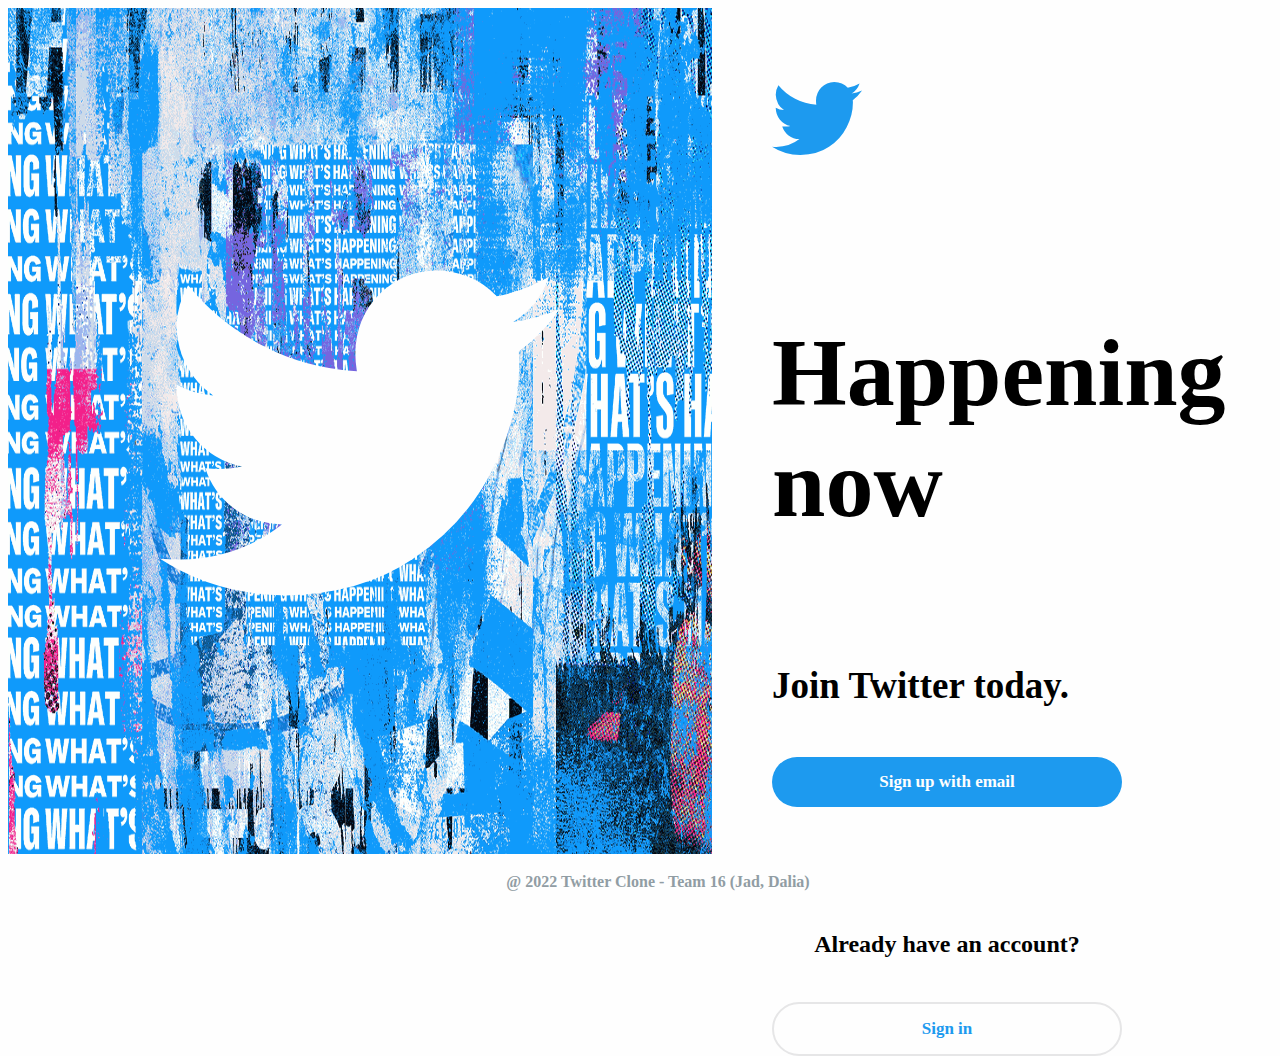
<file: frontend/index.html>
<!DOCTYPE html>
<html lang="en">

<head>
    <meta charset="UTF-8">
    <meta http-equiv="X-UA-Compatible" content="IE=edge">
    <meta name="viewport" content="width=device-width, initial-scale=1.0">
    <!-- font awesome -->
    <link rel="stylesheet" href="https://cdnjs.cloudflare.com/ajax/libs/font-awesome/6.2.0/css/all.min.css" />
    <link rel="shortcut icon" href="./assets/blue-logo.png" type="image/png" />
    <link rel="stylesheet" href="./styles/global.css">
    <link rel="stylesheet" href="./styles/index.css">
    <script src="./scripts/global.js" defer></script>
    <script src="./scripts/index.js" defer></script>
    <title>Twitter. It's what's happening / Twitter</title>
</head>

<body>
    <section>
        <div class="left-banner">
            <i class="fa-brands fa-twitter"></i>
            <img src="./assets/landing.png" alt="landing banner" class="landing-banner">
        </div>
        <div class="auth-side">
            <i class="fa-brands fa-twitter"></i>
            <div class="content">
                <div class="top">
                    <h1>Happening now</h1>
                    <h2>Join Twitter today.</h2>
                    <button class="sign-up-btn">Sign up with email</button>
                </div>
                <div class="bottom">
                    <h3>Already have an account?</h3>
                    <button class="sign-in-btn">Sign in</button>
                </div>
            </div>
        </div>
        <div class="sign-in-modal">
            <header>
                <i class="fa-solid fa-xmark" id="close_sign_in_modal"></i>
                <i class="fa-brands fa-twitter"></i>
            </header>
            <div class="sign-in-form">
                <h2>Sign in to Twitter</h2>
                <p id="signInResult"></p>
                <form class="form-inputs" id="signInForm">
                    <input type="text" name="email" id="signInEmail" placeholder="Enter your email or username"
                        required>
                    <input type="password" name="password" id="signInPassword" placeholder="Enter your password"
                        required>
                    <button class="form-sign-in-btn">Sign in</button>
                </form>
                <button class="form-forget">Forget password</button>
                <p class="form-footer">Don't have an account? <span class="sign-up-switch">Sign up</span></p>
            </div>
        </div>
        <div class="sign-up-modal">
            <header>
                <i class="fa-solid fa-xmark" id="close_sign_up_modal"></i>
                <i class="fa-brands fa-twitter"></i>
            </header>
            <div class="sign-up-form">
                <h2>Sign up to Twitter</h2>
                <p id="signUpResult" class="">
                </p>
                <form class="form-inputs" id="signUpForm">
                    <input type="text" name="fullname" id="fullName" placeholder="Enter your full name" required>
                    <input type="text" name="username" id="signUpUsername" placeholder="Choose a username" required>
                    <input type="email" name="email" id="signUpEmail" placeholder="Enter your email address" required>
                    <input type="password" name="password" id="signUpPassword" placeholder="New password" required>
                    <input type="password" name="repeatedPassword" id="signUpConfirmPassword"
                        placeholder="Confirm password" required>
                    <button class="form-sign-up-btn">Sign up</button>
                </form>
                <button class="form-forget">Forget password</button>
                <p class="form-footer">Already have an account? <span class="sign-in-switch">Sign in</span> </p>
            </div>
        </div>
    </section>
    <footer>
        @ 2022 Twitter Clone - Team 16 (Jad, Dalia)
    </footer>
</body>

</html>
</file>
<file: frontend/styles/global.css>
@import url('https://fonts.googleapis.com/css2?family=Inter:wght@300;400;500;600;700;800&display=swap');

:root {
    --cyan: #1d9aef;
    --white: #fefefe;
    --black: #000000;
    --gray: #919da4;
    --light-gray: #e6e6e7;
    --red: #f93f93;
    --btn-radius: 50px;
}

*:not(i),
*::after:not(i),
*::before:not(i) {
    padding: 0;
    margin: 0;
    box-sizing: border-box;
    font-family: 'Inter', sans-serif;
}

button,
input,
select,
textarea,
ul,
li {
    font-family: inherit;
}

body {
    height: 100vh;
    width: 100vw;
    background: var(--white);
    overflow-x: hidden;
}

main {
    background: inherit;
    display: flex;
    width: 100%;
    justify-content: center;
}

.bold {
    font-weight: bold;
}

.navigation-side-bar {
    display: flex;
    align-items: center;
    justify-content: space-between;
    flex-direction: column;
    padding-top: 4px;
    padding-bottom: 14px;
    border-right: 1px solid var(--light-gray);
}

.navigation-top {
    display: flex;
    justify-content: end;
    flex-direction: column;
    position: sticky;
    align-self: flex-start;
    top: 5px;
}

.navigation-top a:nth-last-child(2) i {
    color: var(--cyan);
    margin-left: 10px;
    font-size: 30px;
    padding: 10px;
    border-radius: var(--btn-radius);
    width: fit-content;
    text-align: center;
    transition: background 150ms ease-in-out;
}

.navigation-top a i:hover {
    background: #1fc8fc2f;
}

.nav-list,
.nav-list ul {
    display: flex;
    align-items: center;
    justify-content: center;
    flex-direction: column;
    text-align: center;
    color: var(--black);
    gap: 15px;
}

.nav-list {
    padding: 20px;
    width: 230px;
}

.nav-list ul li {
    list-style: none;
}

.nav-list ul li a {
    color: var(--black);
    text-decoration: none;
    font-size: 20px;
    display: flex;
    align-items: center;
    justify-content: center;
    font-weight: 400;
    padding: 12px 15px;
    border-radius: var(--btn-radius);
    gap: 17px;
    transition: background 150ms ease-in-out;
}

.nav-list ul li a.active {
    font-weight: 700;
}

.nav-list ul li a:hover {
    background: var(--light-gray);
}

.tweet-btn {
    background: var(--cyan);
    color: var(--white);
    border: none;
    outline: none;
    width: 100%;
    padding: 15px 0;
    border-radius: var(--btn-radius);
    cursor: pointer;
    font-size: 15px;
    font-weight: 600;
    transition: filter 150ms ease-in-out;
}

.tweet-btn:hover {
    filter: brightness(.9);
}

.navigation-bottom {
    display: flex;
    align-items: center;
    justify-content: center;
    gap: 20px;
    cursor: pointer;
    border-radius: var(--btn-radius);
    padding: 10px;
    transition: background 150ms ease-in-out;
    position: fixed;
    bottom: 13px;
}

.navigation-bottom:hover {
    background: var(--light-gray);
}

.profile-picture {
    aspect-ratio: 1/1;
    border-radius: 100%;
    object-fit: cover;
}

.profile-picture.sm {
    height: 38px;
}

.profile-picture.md {
    height: 42px;
}

.profile-picture.bg {
    height: 48px;
}

.profile-picture.vbg {
    height: 160px;
}

.user-names {
    flex-direction: column;
    display: flex;
    align-items: flex-start;
    justify-content: center;
    font-size: 12px;
    gap: 3px;
}

.user-names .full-name {
    font-weight: 800;
    overflow: hidden;
    text-overflow: ellipsis;
    white-space: nowrap;
    width: 100px;
}

.user-names .username {
    color: var(--gray);
}

.feed-section {
    display: flex;
    flex-direction: column;
    border-right: 1px solid var(--light-gray);
    width: 550px;
}

.tweet {
    display: flex;
    align-items: flex-start;
    justify-content: center;
    gap: 13px;
    padding: 14px;
    width: 100%;
    border-bottom: 1px solid var(--light-gray);
    opacity: 0;
    transform: translateY(-20px);
    transition: opacity 300ms ease-in-out, transform 300ms ease-in-out;
}

.show-tweet {
    transform: translateY(0px);
    opacity: 1;
}

.tweet-content {
    display: flex;
    align-items: flex-start;
    justify-content: center;
    flex-direction: column;
    text-align: left;
    width: 100%;
    gap: 2px;
}

.post-header {
    display: flex;
    align-items: center;
    justify-content: space-between;
    width: 100%;
    text-align: left;
}

.user-info a {
    display: flex;
    align-items: center;
    justify-content: center;
    gap: 7px;
    font-size: 14px;
    text-decoration: none;
}

.user-info span {
    color: var(--gray);
}

.user-info span:nth-child(1):hover {
    text-decoration: underline;
}

.user-info .full-name {
    font-weight: 800;
    overflow: hidden;
    text-overflow: ellipsis;
    color: var(--black);
}

.tweet .content p {
    font-size: 13px;
    line-height: 20px;
}

.tweet .content {
    display: flex;
    justify-content: center;
    flex-direction: column;
    width: 100%;
    gap: 5px;
}

.likes-section {
    display: flex;
    align-items: center;
    justify-content: flex-end;
}

.post-image-container {
    width: 100%;
    display: flex;
    align-items: center;
    justify-content: center;
    height: fit-content;
    background-position: center;
    background-repeat: no-repeat;
    background-size: cover;
    border-radius: 10px;
    overflow: hidden;
    margin: 5px 0;
    object-fit: contain;
    isolation: isolate;
}

#postImage {
    border-radius: 10px;
    cursor: pointer;
    max-width: 100%;
    max-height: 100%;
    object-fit: contain;
    backdrop-filter: blur(10px);
    z-index: 1;
    box-shadow: 0 0 5px #0002;
}


.post-image-container::after {
    -webkit-backdrop-filter: blur(5px);
    backdrop-filter: blur(5px);
    content: "";
    display: block;
    position: absolute;
    width: 100%;
    height: 100%;
    top: 0;
}

.post-image-container {
    position: relative;
}

.like-btn {
    display: flex;
    align-items: center;
    justify-content: center;
    gap: 5px;
    background: transparent;
    border: none;
    outline: none;
    cursor: pointer;
    color: var(--black);
    transition: color 200ms ease-in-out;
}

.like-btn.liked {
    color: var(--red);
}

.navigation-side-right {
    display: flex;
    align-items: center;
    justify-content: space-between;
    flex-direction: column;
    padding: 13px;
    padding-left: 25px;
    position: sticky;
    align-self: flex-start;
    top: 0;
}

.top-side {
    display: flex;
    align-items: center;
    justify-content: center;
    flex-direction: column;
    gap: 20px;
}

.search-bar {
    display: flex;
    align-items: center;
    justify-content: flex-start;
    border: 1px solid var(--light-gray);
    background: #EFF3F4;
    padding: 8px 20px;
    width: 100%;
    gap: 10px;
    border-radius: var(--btn-radius);
}

.search-bar input {
    padding: 5px;
    border: none;
    outline: none;
    width: 100%;
    background: transparent;
}

.search-bar i {
    color: var(--gray);
}

.suggested-people {
    display: flex;
    align-items: center;
    justify-content: center;
    flex-direction: column;
    gap: 10px;
    background: #EFF3F4;
    padding: 10px;
    border-radius: 10px;
}

.suggested-people h3 {
    padding: 5px 0;
}

.suggested-users {
    display: flex;
    align-items: center;
    justify-content: center;
    flex-direction: column;
    gap: 20px;
}


.suggested-user {
    display: flex;
    align-items: center;
    justify-content: center;
    gap: 30px;
}

.suggested-user-info {
    display: flex;
    align-items: flex-start;
    justify-content: center;
    flex-direction: column;
}

.suggested-user-info .full-name {
    font-size: 14px;
    font-weight: bold;
}

.suggested-user-info .username {
    font-size: 13px;
    color: var(--gray);
}

.followBtn {
    background: var(--black);
    color: var(--white);
    font-weight: bold;
    padding: 5px 20px;
    border-radius: var(--btn-radius);
    cursor: pointer;
    transition: opacity 150ms ease-in-out;
}

.followBtn:hover {
    opacity: 0.8;
}

.navigation-side-right footer {
    font-size: 12px;
    color: var(--gray);
    position: fixed;
    bottom: 18px;
}

@media(prefers-reduced-motion) {
    .tweet {
        transition: 0;
    }
}

/* 

 RESPONSIVE DESIGN

 SCREEN ONLY, WIDTH AVAILABLE:
    WIDTH < 1000PX : SMALL DESKTOP SCREEN AND TABLETS
    WIDTH < 600PX  : MOBILES

*/

@media screen and (max-width: 1000px) {
    .navigation-side-right {
        display: none;
    }
}

@media screen and (max-width: 600px) {
    .navigation-side-bar {
        display: none;
    }

    .post-container {
        padding: 14px;
    }

    .post-container .profile-picture {
        display: none;
    }
}
</file>
<file: frontend/styles/index.css>
section {
    display: flex;
    gap: 40px;
}

.left-banner {
    position: relative;
}

.left-banner i {
    position: absolute;
    font-size: 400px;
    color: var(--white);
    top: 50%;
    left: 50%;
    transform: translate(-50%, -50%);
}

.landing-banner {
    width: 55vw;
    height: 94vh;
}

.auth-side {
    display: flex;
    align-items: center;
    justify-content: center;
    flex-direction: column;
    gap: 90px;
    height: 100%;
    width: 100%;
    font-size: 3rem;
    margin: auto;
    padding: 20px;
}

.auth-side i {
    font-size: 90px;
    align-self: flex-start;
    color: var(--cyan);
}

.content {
    display: flex;
    align-items: flex-start;
    justify-content: space-between;
    flex-direction: column;
    text-align: left;
    gap: 100px;
    height: 60vh;
}

.top {
    display: flex;
    align-items: flex-start;
    justify-content: center;
    flex-direction: column;
    gap: 20px;
}

.content h2 {
    margin-top: 40px;
    font-weight: 600;
    font-size: 37px;
}

.sign-up-btn {
    background: var(--cyan);
    padding: 15px 20px;
    width: 350px;
    border: none;
    font-size: 17px;
    border-radius: 100px;
    color: var(--white);
    font-weight: 600;
    cursor: pointer;
    transition: filter 150ms ease-in-out;
}

.sign-up-btn:hover {
    filter: brightness(90%);
}

.bottom {
    display: flex;
    align-items: center;
    justify-content: center;
    gap: 20px;
    flex-direction: column;
}

.bottom h3 {
    font-size: 24px;
}

.sign-in-btn {
    color: var(--cyan);
    background: var(--white);
    border: 2px solid var(--light-gray);
    font-weight: 600;
    font-size: 17px;
    padding: 15px 20px;
    width: 350px;
    border-radius: 100px;
    cursor: pointer;
    transition: background 150ms ease-in-out;
}

.sign-in-btn:hover {
    background: #eaf4fc;
}

footer {
    width: 100%;
    display: flex;
    align-items: center;
    justify-content: center;
    font-weight: bold;
    margin-top: 5px;
    padding: 10px;
    color: var(--gray);
}

.sign-in-modal {
    position: absolute;
    background: var(--white);
    display: flex;
    align-items: center;
    justify-content: center;
    flex-direction: column;
    left: 50%;
    top: 50%;
    font-size: 1.5rem;
    border: 1px solid var(--light-gray);
    width: 550px;
    padding: 30px;
    text-align: center;
    transform: translate(-50%, -50%);
    border-radius: 12px;
    box-shadow: 0 5px 10px #0001;
    scale: 0;
    translate: 200px 130px;
    opacity: 0;
    pointer-events: none;
    transition: opacity 250ms ease-in-out, scale 400ms ease-in-out, translate 400ms ease-in-out;
}

.sign-in-modal header {
    display: flex;
    align-items: flex-start;
    justify-content: flex-start;
    gap: 40%;
    width: 100%;
}

.sign-in-modal header i:nth-child(2) {
    color: var(--cyan);
    font-size: 40px;
    margin-bottom: 20px;
}

#close_sign_in_modal {
    cursor: pointer;
    color: var(--gray);
    transition: color 150ms ease-in-out;
}

#close_sign_in_modal:hover {
    color: var(--black);
}

.sign-in-form {
    display: flex;
    align-items: center;
    justify-content: center;
    flex-direction: column;
    gap: 60px;
}

.form-inputs {
    display: flex;
    align-items: center;
    justify-content: center;
    flex-direction: column;
    gap: 20px;
}

#signInEmail,
#signInPassword,
.form-sign-in-btn {
    padding: 13px 18px;
    width: 300px;
    border: 2px solid var(--light-gray);
    border-radius: 100px;
    background: var(--white);
    font-size: 17px;
    outline: none;
    transition: border 200ms ease-in-out;
}

#signInEmail:focus,
#signInPassword:focus {
    border-color: var(--cyan);
}

.form-sign-in-btn {
    font-weight: bold;
    color: var(--white);
    background: var(--black);
    cursor: pointer;
    transition: opacity 150ms ease-in-out;
}

.form-sign-in-btn:hover {
    opacity: 0.85;
}

.form-forget {
    padding: 13px 18px;
    width: 300px;
    border: 2px solid var(--light-gray);
    border-radius: 100px;
    background: var(--white);
    font-size: 17px;
    outline: none;
    font-weight: bold;
    color: var(--black);
    cursor: pointer;
    transition: background 150ms ease-in-out;
}

.form-forget:hover {
    background: var(--light-gray);
}

.form-footer {
    font-size: 20px;
}

.sign-up-switch {
    color: var(--cyan);
    font-weight: 500;
    cursor: pointer;
}

.sign-up-modal {
    position: absolute;
    background: var(--white);
    display: flex;
    align-items: center;
    justify-content: center;
    flex-direction: column;
    left: 50%;
    top: 50%;
    font-size: 1.5rem;
    border: 1px solid var(--light-gray);
    width: 550px;
    padding: 30px;
    text-align: center;
    transform: translate(-50%, -50%);
    border-radius: 12px;
    box-shadow: 0 5px 10px #0001;
    scale: 0;
    translate: 200px -450px;
    opacity: 0;
    pointer-events: none;
    transition: opacity 250ms ease-in-out, scale 400ms ease-in-out, translate 400ms ease-in-out;
}

.sign-up-modal header {
    display: flex;
    align-items: flex-start;
    justify-content: flex-start;
    gap: 40%;
    width: 100%;
}

.sign-up-modal header i:nth-child(2) {
    color: var(--cyan);
    font-size: 40px;
    margin-bottom: 20px;
}

#close_sign_up_modal {
    cursor: pointer;
    color: var(--gray);
    transition: color 150ms ease-in-out;
}

#close_sign_up_modal:hover {
    color: var(--black);
}

.sign-up-form {
    display: flex;
    align-items: center;
    justify-content: center;
    flex-direction: column;
    gap: 40px;
}

.form-inputs {
    display: flex;
    align-items: center;
    justify-content: center;
    flex-direction: column;
    gap: 20px;
}

input,
.form-sign-up-btn {
    padding: 13px 18px;
    width: 300px;
    border: 2px solid var(--light-gray);
    border-radius: 100px;
    background: var(--white);
    font-size: 17px;
    outline: none;
    transition: border 200ms ease-in-out;
}

#signUpEmail:focus,
#signUpPassword:focus {
    border-color: var(--cyan);
}

.form-sign-up-btn {
    font-weight: bold;
    color: var(--white);
    background: var(--black);
    cursor: pointer;
    transition: opacity 150ms ease-in-out;
}

.form-sign-up-btn:hover {
    opacity: 0.85;
}

.form-forget {
    padding: 13px 18px;
    width: 300px;
    border: 2px solid var(--light-gray);
    border-radius: 100px;
    background: var(--white);
    font-size: 17px;
    outline: none;
    font-weight: bold;
    color: var(--black);
    cursor: pointer;
    transition: background 150ms ease-in-out;
}

.form-forget:hover {
    background: var(--light-gray);
}

.form-footer {
    font-size: 20px;
}

.sign-in-switch {
    color: var(--cyan);
    font-weight: 500;
    cursor: pointer;
}

.show-modal {
    scale: 1;
    opacity: 1;
    translate: 0;
    pointer-events: unset;
}

#signUpResult,
#signInResult {
    font-size: 16px;
    padding: 10px;
    border-radius: 10px;
    font-weight: bold;
}

.success-sign {
    background: rgb(126, 241, 126);
}

.failed-sign {
    background: rgb(255, 93, 93);
}

@media screen and (max-width: 1050px) {
    section {
        flex-direction: column-reverse;
    }

    .landing-banner {
        width: 100%;
        height: 60vh;
    }

    footer {
        margin: 0;
    }
}

@media screen and (max-width: 600px) {
    .landing-banner {
        width: 100%;
        height: 40vh;
    }

    .left-banner i {
        font-size: 250px;
    }

    .auth-side i {
        font-size: 60px;
    }

    .content,
    .top {
        align-items: center;
        text-align: center;
    }

    .top h1 {
        font-size: 50px;
    }

    .top h2 {
        font-size: 30px;
    }

    .sign-up-btn,
    .sign-in-btn {
        width: 250px;
    }

    .bottom h3 {
        font-size: 20px;
    }

    .sign-up-modal,
    .sign-in-modal {
        width: 100%;
        height: 100%;
    }
}
</file>
